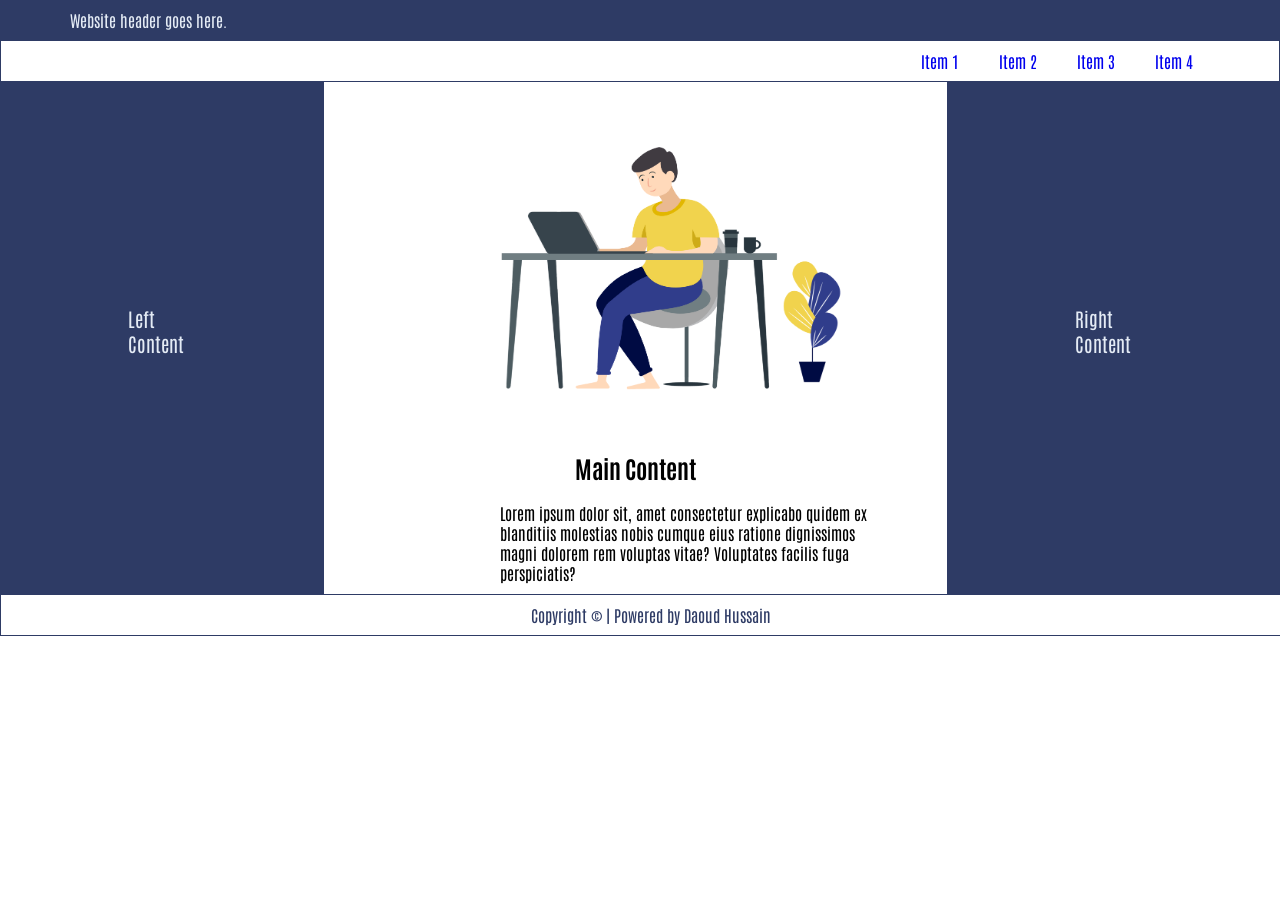
<file: Flex/index.html>
<!DOCTYPE html>
<html lang="en">
<head>
    <meta charset="UTF-8">
    <meta http-equiv="X-UA-Compatible" content="IE=edge">
    <meta name="viewport" content="width=device-width, initial-scale=1.0">
    <title>Flex Implementation</title>
    <link rel="stylesheet" href="style.css">
</head>
<body>
    <!-- Header Section -->
    <header>
        Website header goes here.
    </header>

    <!-- Navigation Menu -->
    <nav class="nav-container">
        <ul class="navbar">
            <a class="nav-items" href="#"><li>Item 1</li></a>
            <a class="nav-items" href="#"><li>Item 2</li></a>
            <a class="nav-items" href="#"><li>Item 3</li></a>
            <a class="nav-items" href="#"><li>Item 4</li></a>
        </ul>
    </nav>

    <!-- Main Body -->
    <div class="main-body">
        <section class="left">Left Content</section>
        <section class="main">
            <img class="image" src="Images/‫main-img.png">
            <h1 class="heading">Main Content</h1> <br>
            <div class="text">Lorem ipsum dolor sit, amet consectetur explicabo quidem ex blanditiis molestias nobis cumque eius ratione dignissimos magni dolorem rem voluptas vitae? Voluptates facilis fuga perspiciatis?</div>
        </section>
        <section class="right">Right Content</section>
    </div>

    <!-- Footer Section -->
    <footer>
        Copyright &copy | Powered by Daoud Hussain
    </footer>

</body>
</html>
</file>
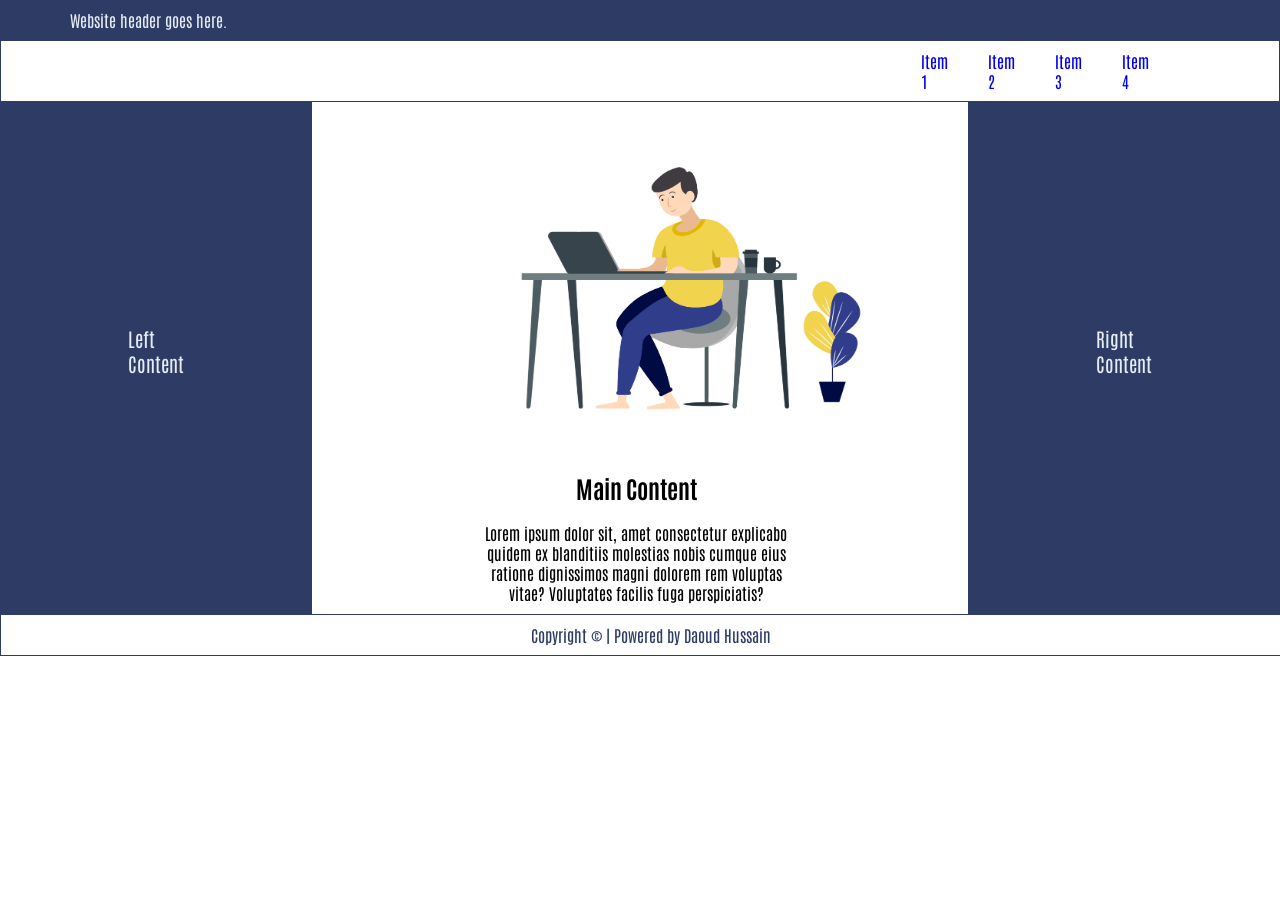
<file: Grid/index.html>
<!DOCTYPE html>
<html lang="en">
<head>
    <meta charset="UTF-8">
    <meta http-equiv="X-UA-Compatible" content="IE=edge">
    <meta name="viewport" content="width=device-width, initial-scale=1.0">
    <title>Grid Implementation</title>
    <link rel="stylesheet" href="style.css">
</head>
<body>
    <!-- Header Section -->
    <header>
        Website header goes here.
    </header>

    <!-- Navigation Menu -->
    <nav class="nav-container">
        <ul class="navbar">
            <a class="nav-items" href="#"><li>Item 1</li></a>
            <a class="nav-items" href="#"><li>Item 2</li></a>
            <a class="nav-items" href="#"><li>Item 3</li></a>
            <a class="nav-items" href="#"><li>Item 4</li></a>
        </ul>
    </nav>

    <!-- Main Body -->
    <div class="main-body">
        <section class="left">Left Content</section>
        <section class="main">
            <img class="image" src="Images/‫main-img.png">
            <h1 class="heading">Main Content</h1> <br>
            <div class="text">Lorem ipsum dolor sit, amet consectetur explicabo quidem ex blanditiis molestias nobis cumque eius ratione dignissimos magni dolorem rem voluptas vitae? Voluptates facilis fuga perspiciatis?</div>
        </section>
        <section class="right">Right Content</section>
    </div>

    <!-- Footer Section -->
    <footer>
        Copyright &copy | Powered by Daoud Hussain
    </footer>

</body>
</html>
</file>
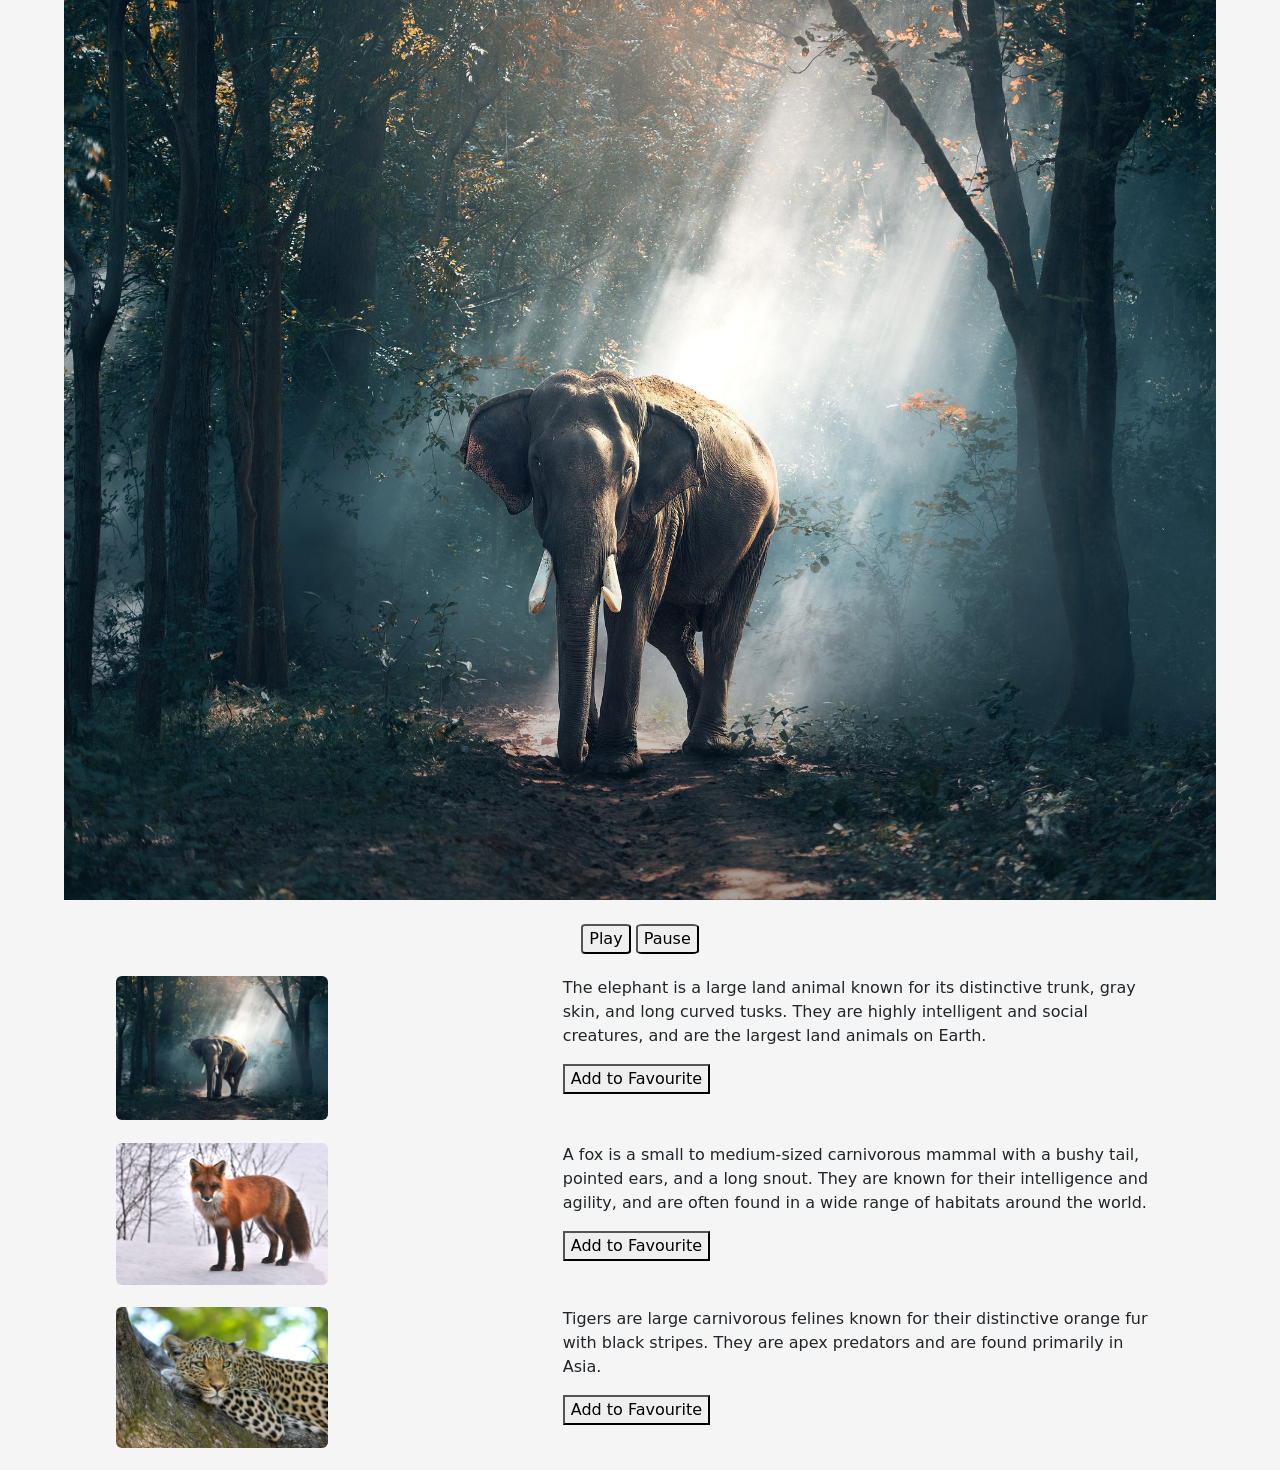
<file: Javascript Sliders/AutoImageSlider.html>
<!DOCTYPE html>
<html lang="en">

<head>
  <meta charset="UTF-8">
  <meta name="viewport" content="width=device-width, initial-scale=1.0">
  <meta http-equiv="X-UA-Compatible" content="ie=edge">
  <title>Image Slider</title>
  <link href="https://cdn.jsdelivr.net/npm/bootstrap@5.0.2/dist/css/bootstrap.min.css" rel="stylesheet" integrity="sha384-
EVSTQN3/azprG1Anm3QDgpJLIm9Nao0Yz1ztcQTwFspd3yD65VohhpuuCOmLASjC" crossorigin="anonymous">
  <style>
    .row {
      margin: 2%;
    }

    .favouritesHeading {
      color: #000;
    }
  </style>

</head>

<body style="background-color: whitesmoke;">


  <center>
    <img src="Images/img1.jpg" id="banner" alt="" style="height: 100vh; width: 90vw;">
    <br><br>
    <button style="border-radius: 10%;" onclick="play()">Play</button>
    <button style="border-radius: 10%;" onclick="pause()">Pause</button> <br>
    <h5 class="favouritesHeading" id="favourites"></h5>
  </center>

  <div class="container">

    <div class="row">
      <div class="col-lg-5">
        <img src="Images/img1.jpg" class="rounded float-start w-50" alt="...">
      </div>
      <div class="col-lg-7">
        <p>The elephant is a large land animal known for its distinctive trunk, gray skin, and long curved tusks. They are highly intelligent and social creatures, and are the largest land animals on Earth.</p>
        <button onclick="add_to_favourite('Elephant')">Add to Favourite</button>
      </div>
    </div>

    <div class="row">
      <div class="col-lg-5">
        <img src="Images/img2.jpg" class="rounded float-start w-50" alt="...">
      </div>
      <div class="col-lg-7">
        <p>A fox is a small to medium-sized carnivorous mammal with a bushy tail, pointed ears, and a long snout. They are known for their intelligence and agility, and are often found in a wide range of habitats around the world.</p>
        <button onclick="add_to_favourite('Fox')">Add to Favourite</button>
      </div>
    </div>

    <div class="row">
      <div class="col-lg-5">
        <img src="Images/img3.jpg" class="rounded float-start w-50" alt="...">
      </div>
      <div class="col-lg-7">
        <p>Tigers are large carnivorous felines known for their distinctive orange fur with black stripes. They are apex predators and are found primarily in Asia.</p>
        <button onclick="add_to_favourite('Tiger')">Add to Favourite</button>
      </div>
    </div>

  </div>

  <script>
    var count = 1; 
    var favourites = [];
    var interval_id = setInterval(change_img, 2000);
    function change_img() {
      count++; 
      if (count > 4) {
        count = 1;
      } 
      let source = "Images/img" + count + ".jpg"; 
      document.getElementById('banner').setAttribute('src', source);
    } 
    function play() {
      interval_id = setInterval(change_img, 2000);
    } 
    function pause() {
      clearInterval(interval_id);
    } 
    function add_to_favourite(item) {
      if (!favourites.includes(item)) {
        favourites.push(item);
        document.getElementById("favourites").innerHTML = "Your Favorites Animals are: "+ favourites; 
      }
    } 
  </script>

</body>

</html>
</file>
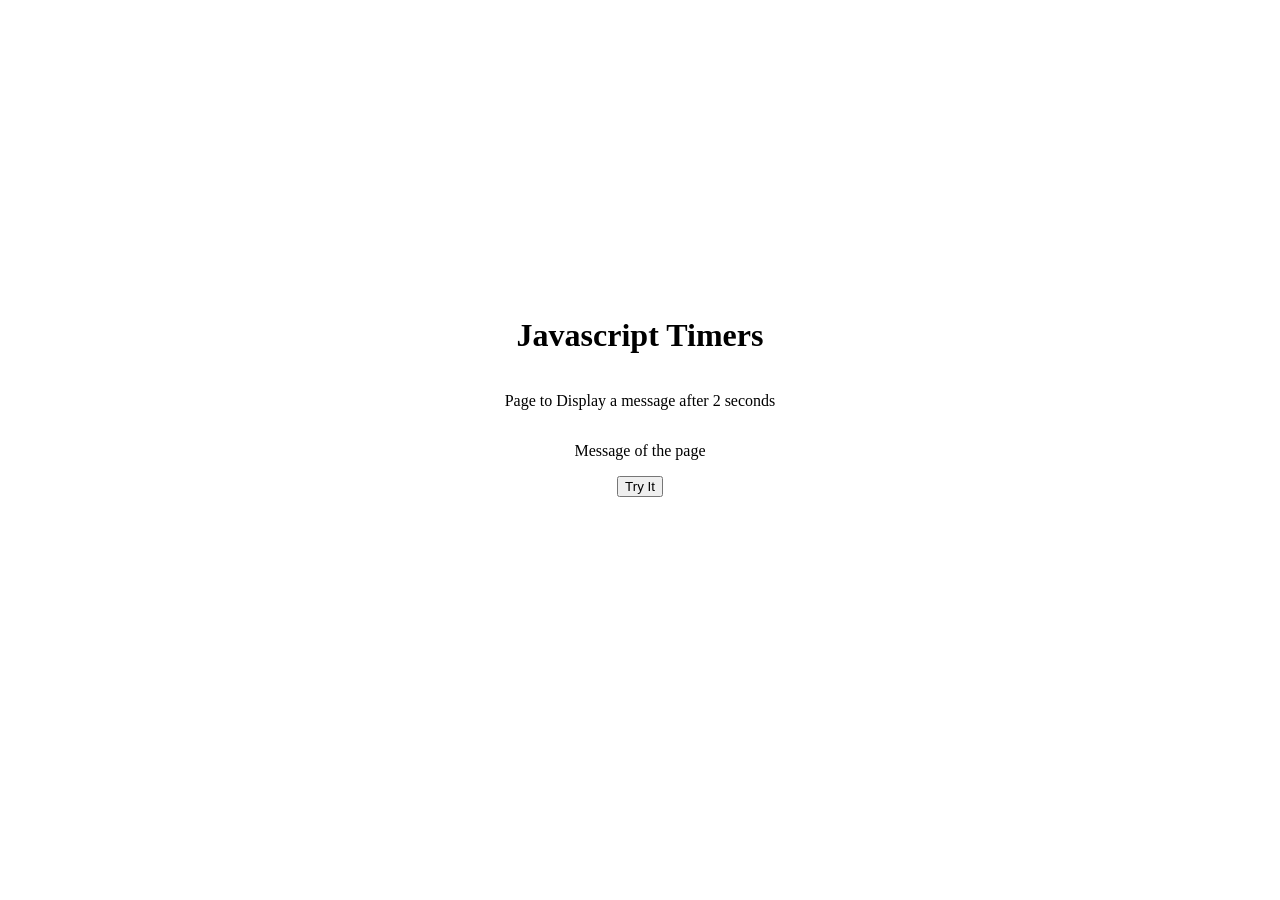
<file: Javascript Timers/displayMessage.html>
<!DOCTYPE html>
<html lang="en">
<head>
    <meta charset="UTF-8">
    <meta http-equiv="X-UA-Compatible" content="IE=edge">
    <meta name="viewport" content="width=device-width, initial-scale=1.0">
    <title>Javascript Timers</title>
</head>
<!-- CSS -->
<style>
    body{
        display: flex;
        justify-content: space-between;
        align-items: center;
        flex-direction: column;
        padding: 32vh 0;
    }

</style>


<body>  
    <h1>Javascript Timers</h1>
    <p>Page to Display a message after 2 seconds</p>
    <p id="demo">Message of the page</p>
    <button onclick="calledFunction()">Try It</button>
</body>

<!-- Javascript -->
<script>
    
    function myFunction(){
        document.getElementById("demo").innerHTML = "kesa h ye mazak"
    } 

    function calledFunction(){
        setTimeout(myFunction, 2000)
    }


</script>

</html>
</file>
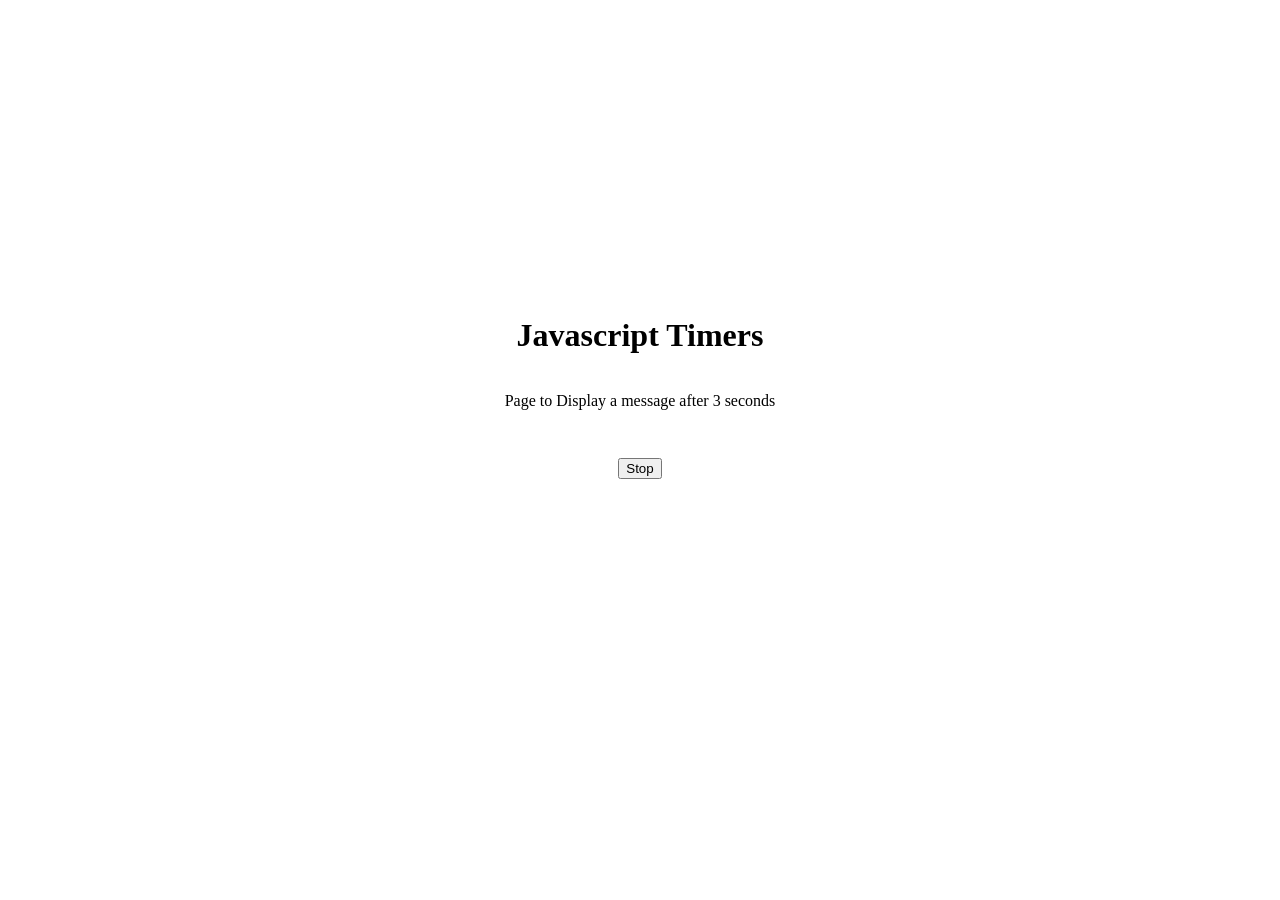
<file: Javascript Timers/stopTimeInterval.html>
<!DOCTYPE html>
<html lang="en">
<head>
    <meta charset="UTF-8">
    <meta http-equiv="X-UA-Compatible" content="IE=edge">
    <meta name="viewport" content="width=device-width, initial-scale=1.0">
    <title>Javascript Timers</title>
</head>
<!-- CSS -->
<style>
    body{
        display: flex;
        justify-content: space-between;
        align-items: center;
        flex-direction: column;
        padding: 32vh 0;
    }
    .block{
        flex-direction: row;
    }

</style>


<body>  
    <h1>Javascript Timers</h1>
    <p>Page to Display a message after 3 seconds</p>
    <p id="demo"></p>
    <div class="block">    
        <button onclick="stopWatch()">Stop</button>
    </div>
</body>

<!-- Javascript -->
<script>
    var myvar = setInterval(myFunction, 1000)

    // Function to display the watch
    function myFunction(){
        var d = new Date();
        document.getElementById("demo").innerHTML = d.toLocaleTimeString();
    }

    // Function to stop the watch
    function stopWatch(){
        clearInterval(myvar)
    }
</script>

</html>
</file>
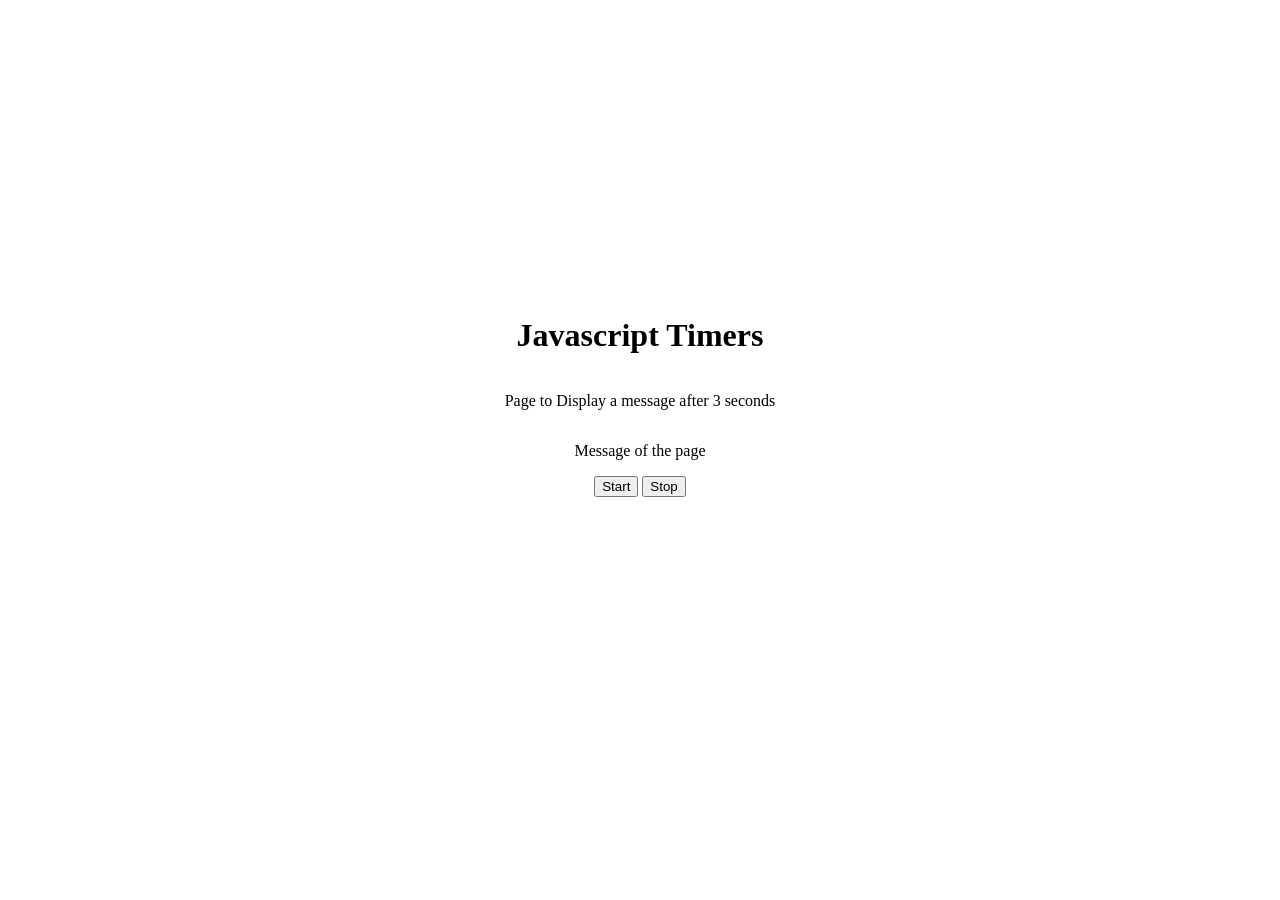
<file: Javascript Timers/stopTimer.html>
<!DOCTYPE html>
<html lang="en">
<head>
    <meta charset="UTF-8">
    <meta http-equiv="X-UA-Compatible" content="IE=edge">
    <meta name="viewport" content="width=device-width, initial-scale=1.0">
    <title>Javascript Timers</title>
</head>
<!-- CSS -->
<style>
    body{
        display: flex;
        justify-content: space-between;
        align-items: center;
        flex-direction: column;
        padding: 32vh 0;
    }
    .block{
        flex-direction: row;
    }

</style>


<body>  
    <h1>Javascript Timers</h1>
    <p>Page to Display a message after 3 seconds</p>
    <p id="demo">Message of the page</p>
    <div class="block">    
        <button onclick="startFunction()">Start</button>
        <button onclick="stopFunction()">Stop</button>
    </div>
</body>

<!-- Javascript -->
<script>
    var myvar;
    function startFunction(){
        myvar = setTimeout(myFunction, 3000)
    }

    function myFunction(){
        document.getElementById("demo").innerHTML = "Message after 3 seconds"
    }

    function stopFunction(){
        clearTimeout(myvar)
    }


</script>

</html>
</file>
<file: Flex/style.css>
@import url('https://fonts.googleapis.com/css2?family=Antonio&display=swap');
*{
    margin: 0;
    padding: 0;
    font-family: 'Antonio', sans-serif;
}
body{
    overflow: hidden;

}
header{
    width: 100%;
    background-color: #2E3B65;
    color: #E4EBF5;
    padding: 10px;
    padding-left: 70px;
}

.nav-container{
    display: flex;   
    align-items: center;
    justify-content: space-between;
    flex-direction: row; 
    color: #2E3B65;
    border: 1px solid #2E3B65;
}

.navbar{
    display: flex;
    align-items: center;
    justify-content: space-between;
    padding: 10px;
    padding-left: 55rem;
}
.nav-items{
    padding-left: 40px;
    list-style: none;
    text-decoration: none;

}
.nav-items:hover{
    cursor: pointer;
}

.main-body{
    display: flex;
}

.left{
    float: left;
    height: 18rem;
    padding: 14rem 8rem 0 8rem;
    background-color: #2E3B65;
    color: #E4EBF5;
    font-size: larger;
}
.right{
    float: right;
    height: 18rem;
    padding: 14rem 8rem 0 8rem;
    background-color: #2E3B65;
    color: #E4EBF5;
    font-size: larger;
}
.main{
    width: 50%;
    padding: 0 4rem;
    /* background-color: royalblue; */
}
.image{
    padding-left: 4rem;
    height: 23rem;
    width: 25rem;
}
.text{
    padding-left: 7rem;
    max-height: 16rem;
    max-width: 25rem;
}
h1{
    /* padding-left: 4rem; */
    text-align: center;
}
footer{
    width: 100%;
    /* background-color: #2E3B65; */
    color: #2E3B65;
    padding: 10px;
    text-align: center;
    border: 1px solid #2E3B65;
}
</file>
<file: Grid/style.css>
@import url('https://fonts.googleapis.com/css2?family=Antonio&display=swap');
*{
    margin: 0;
    padding: 0;
    font-family: 'Antonio', sans-serif;
}
header{
    width: 100%;
    background-color: #2E3B65;
    color: #E4EBF5;
    padding: 10px;
    padding-left: 70px;
}

.nav-container{
    display: grid;   
    align-items: center;
    grid-template-columns: repeat(4, 1fr);
    color: #2E3B65;
    border: 1px solid #2E3B65;
}

.navbar{
    display: grid;
    grid-template-columns: repeat(4, 1fr);
    align-items: center;
    justify-content: space-between;
    padding: 10px;
    padding-left: 55rem;
}
.nav-items{
    padding-left: 40px;
    list-style: none;
    text-decoration: none;

}
.nav-items:hover{
    cursor: pointer;
}

.main-body{
    display: grid;
    grid-template-columns: repeat(3, 1fr);
}

.left{
    float: left;
    height: 18rem;
    padding: 14rem 8rem 0 8rem;
    background-color: #2E3B65;
    color: #E4EBF5;
    font-size: larger;
}
.right{
    float: right;
    height: 18rem;
    padding: 14rem 8rem 0 8rem;
    background-color: #2E3B65;
    color: #E4EBF5;
    font-size: larger;
}
.main{
    width: 50%;
    padding: 0 6rem;
    /* background-color: royalblue; */
    padding-left: 10rem;
}
.image{
    /* padding-left: 4rem; */
    height: 23rem;
    width: 25rem;
}
.text{
    /* padding-left: 7rem; */
    max-height: 16rem;
    max-width: 35rem;
    text-align: center;
}
h1{
    /* padding-left: 4rem; */
    text-align: center;
}
footer{
    width: 100%;
    /* background-color: #2E3B65; */
    color: #2E3B65;
    padding: 10px;
    text-align: center;
    border: 1px solid #2E3B65;
}
</file>
